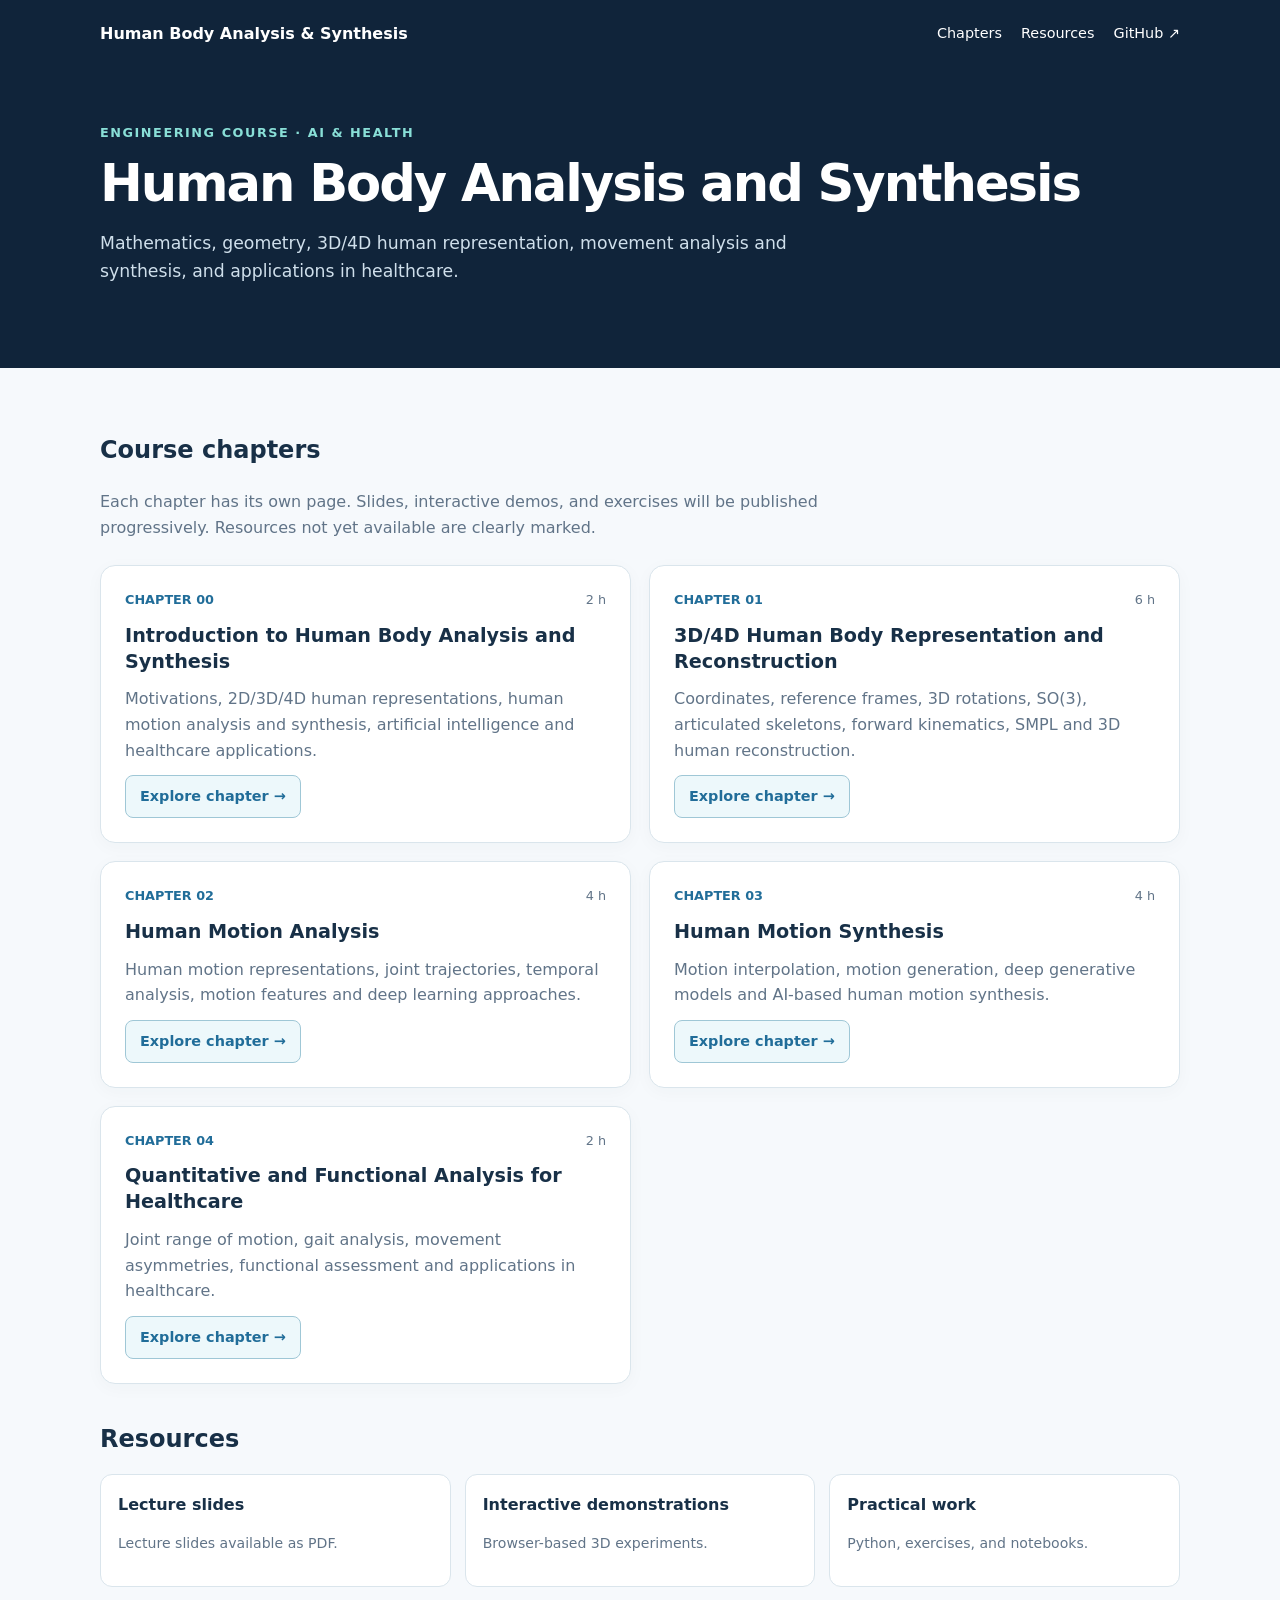
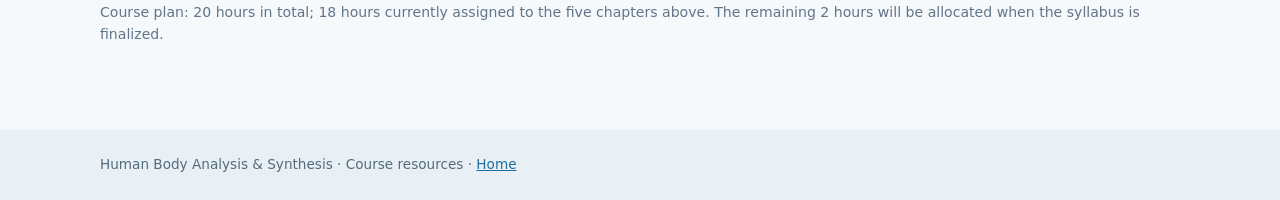
<file: docs/index.html>
<!doctype html>
<html lang="en">
<head>
  <meta charset="utf-8">
  <meta name="viewport" content="width=device-width, initial-scale=1">
  <meta name="description" content="Teaching resources for Human Body Analysis and Synthesis">
  <title>Human Body Analysis and Synthesis</title>
  <link rel="stylesheet" href="assets/style.css">
</head>

<body>

<header>
  <div class="wrap">
    <div class="bar">
      <a class="brand" href="index.html">
        Human Body Analysis &amp; Synthesis
      </a>

      <nav aria-label="Primary navigation">
        <a href="index.html#chapters">Chapters</a>
        <a href="index.html#resources">Resources</a>
        <a href="https://github.com/mohammeddaoudi/Human-Body-Analysis-Synthesis">
          GitHub ↗
        </a>
      </nav>
    </div>

    <section class="hero">
      <div class="eyebrow">
        Engineering course · AI &amp; Health
      </div>

      <h1>Human Body Analysis and Synthesis</h1>

      <p>
        Mathematics, geometry, 3D/4D human representation,
        movement analysis and synthesis, and applications
        in healthcare.
      </p>
    </section>
  </div>
</header>

<main class="main wrap">

  <section id="chapters">
    <h2>Course chapters</h2>

    <p class="intro">
      Each chapter has its own page. Slides, interactive
      demos, and exercises will be published progressively.
      Resources not yet available are clearly marked.
    </p>

    <div class="grid">

      <!-- CHAPTER 00 -->
      <article class="card">
        <div class="meta">
          <strong>CHAPTER 00</strong>
          <span>2 h</span>
        </div>

        <h2>
          <a href="chapters/introduction/">
            Introduction to Human Body Analysis and Synthesis
          </a>
        </h2>

        <p>
          Motivations, 2D/3D/4D human representations,
          human motion analysis and synthesis, artificial
          intelligence and healthcare applications.
        </p>

        <div>
          <a class="button" href="chapters/introduction/">
            Explore chapter →
          </a>
        </div>
      </article>

      <!-- CHAPTER 01 -->
      <article class="card">
        <div class="meta">
          <strong>CHAPTER 01</strong>
          <span>6 h</span>
        </div>

        <h2>
          <a href="chapters/representation-3d-4d/">
            3D/4D Human Body Representation and Reconstruction
          </a>
        </h2>

        <p>
          Coordinates, reference frames, 3D rotations,
          SO(3), articulated skeletons, forward kinematics,
          SMPL and 3D human reconstruction.
        </p>

        <div>
          <a class="button" href="chapters/representation-3d-4d/">
            Explore chapter →
          </a>
        </div>
      </article>

      <!-- CHAPTER 02 -->
      <article class="card">
        <div class="meta">
          <strong>CHAPTER 02</strong>
          <span>4 h</span>
        </div>

        <h2>
          <a href="chapters/analyse-mouvement/">
            Human Motion Analysis
          </a>
        </h2>

        <p>
          Human motion representations, joint trajectories,
          temporal analysis, motion features and
          deep learning approaches.
        </p>

        <div>
          <a class="button" href="chapters/analyse-mouvement/">
            Explore chapter →
          </a>
        </div>
      </article>

      <!-- CHAPTER 03 -->
      <article class="card">
        <div class="meta">
          <strong>CHAPTER 03</strong>
          <span>4 h</span>
        </div>

        <h2>
          <a href="chapters/synthese-mouvement/">
            Human Motion Synthesis
          </a>
        </h2>

        <p>
          Motion interpolation, motion generation,
          deep generative models and
          AI-based human motion synthesis.
        </p>

        <div>
          <a class="button" href="chapters/synthese-mouvement/">
            Explore chapter →
          </a>
        </div>
      </article>

      <!-- CHAPTER 04 -->
      <article class="card">
        <div class="meta">
          <strong>CHAPTER 04</strong>
          <span>2 h</span>
        </div>

        <h2>
          <a href="chapters/applications-sante/">
            Quantitative and Functional Analysis for Healthcare
          </a>
        </h2>

        <p>
          Joint range of motion, gait analysis,
          movement asymmetries, functional assessment
          and applications in healthcare.
        </p>

        <div>
          <a class="button" href="chapters/applications-sante/">
            Explore chapter →
          </a>
        </div>
      </article>

    </div>
  </section>

  <section id="resources">
    <h2 class="section-title">Resources</h2>

    <div class="resources">

      <div class="resource">
        <strong>Lecture slides</strong>
        <p class="small">
          Lecture slides available as PDF.
        </p>
      </div>

      <div class="resource">
        <strong>Interactive demonstrations</strong>
        <p class="small">
          Browser-based 3D experiments.
        </p>
      </div>

      <div class="resource">
        <strong>Practical work</strong>
        <p class="small">
          Python, exercises, and notebooks.
        </p>
      </div>

    </div>

    <p class="small">
      Course plan: 20 hours in total;
      18 hours currently assigned to the five chapters above.
      The remaining 2 hours will be allocated when
      the syllabus is finalized.
    </p>
  </section>

</main>

<footer class="footer">
  <div class="wrap">
    Human Body Analysis &amp; Synthesis · Course resources ·
    <a href="index.html">Home</a>
  </div>
</footer>

</body>
</html>
</file>
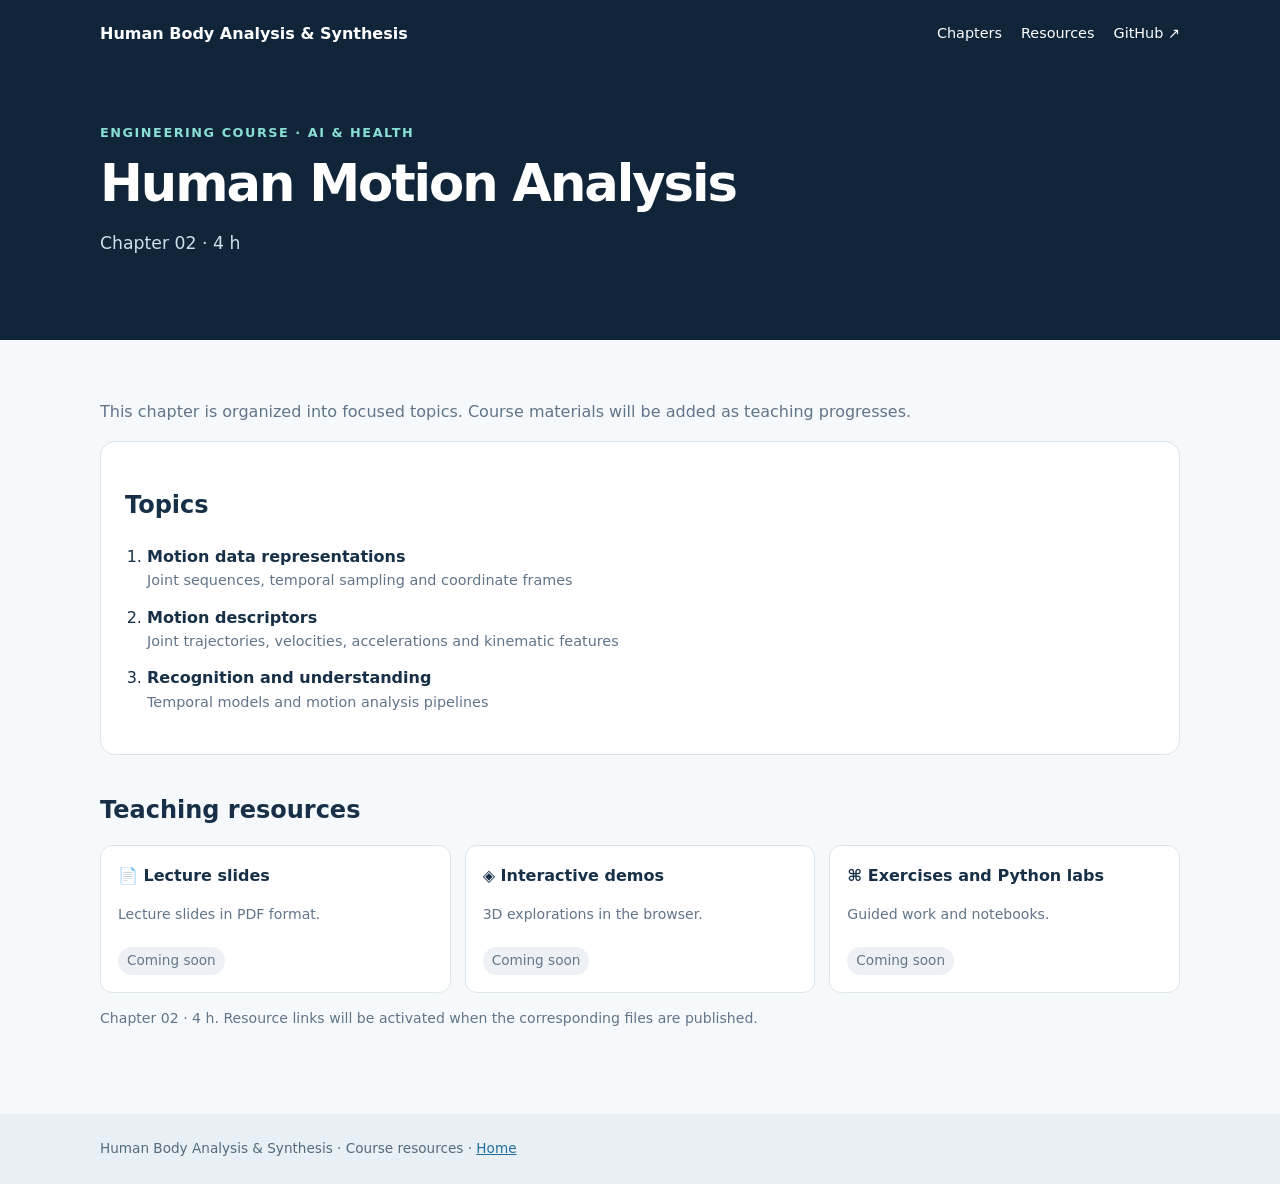
<file: docs/chapters/analyse-mouvement/index.html>
<!doctype html>
<html lang="en"><head><meta charset="utf-8"><meta name="viewport" content="width=device-width, initial-scale=1"><meta name="description" content="Teaching resources for Human Body Analysis and Synthesis"><title>Human Motion Analysis | Human Body Analysis &amp; Synthesis</title><link rel="stylesheet" href="../../assets/style.css"></head><body>
<header><div class="wrap"><div class="bar"><a class="brand" href="../../index.html">Human Body Analysis &amp; Synthesis</a><nav aria-label="Primary navigation"><a href="../../index.html#chapters">Chapters</a><a href="../../index.html#resources">Resources</a><a href="https://github.com/mohammeddaoudi/Human-Body-Analysis-Synthesis">GitHub ↗</a></nav></div><section class="hero"><div class="eyebrow">Engineering course · AI &amp; Health</div><h1>Human Motion Analysis</h1><p>Chapter 02 · 4 h</p></section></div></header>
<main class="main wrap"><p class="intro">This chapter is organized into focused topics. Course materials will be added as teaching progresses.</p>
<div class="panel"><h2>Topics</h2><ol class="topics"><li><strong>Motion data representations</strong><span>Joint sequences, temporal sampling and coordinate frames</span></li><li><strong>Motion descriptors</strong><span>Joint trajectories, velocities, accelerations and kinematic features</span></li><li><strong>Recognition and understanding</strong><span>Temporal models and motion analysis pipelines</span></li></ol></div>
<h2 class="section-title">Teaching resources</h2><div class="resources"><div class="resource"><strong>📄 Lecture slides</strong><p class="small">Lecture slides in PDF format.</p><span class="soon">Coming soon</span></div><div class="resource"><strong>◈ Interactive demos</strong><p class="small">3D explorations in the browser.</p><span class="soon">Coming soon</span></div><div class="resource"><strong>⌘ Exercises and Python labs</strong><p class="small">Guided work and notebooks.</p><span class="soon">Coming soon</span></div></div>
<p class="small">Chapter 02 · 4 h. Resource links will be activated when the corresponding files are published.</p></main><footer class="footer"><div class="wrap">Human Body Analysis &amp; Synthesis · Course resources · <a href="../../index.html">Home</a></div></footer></body></html>
</file>
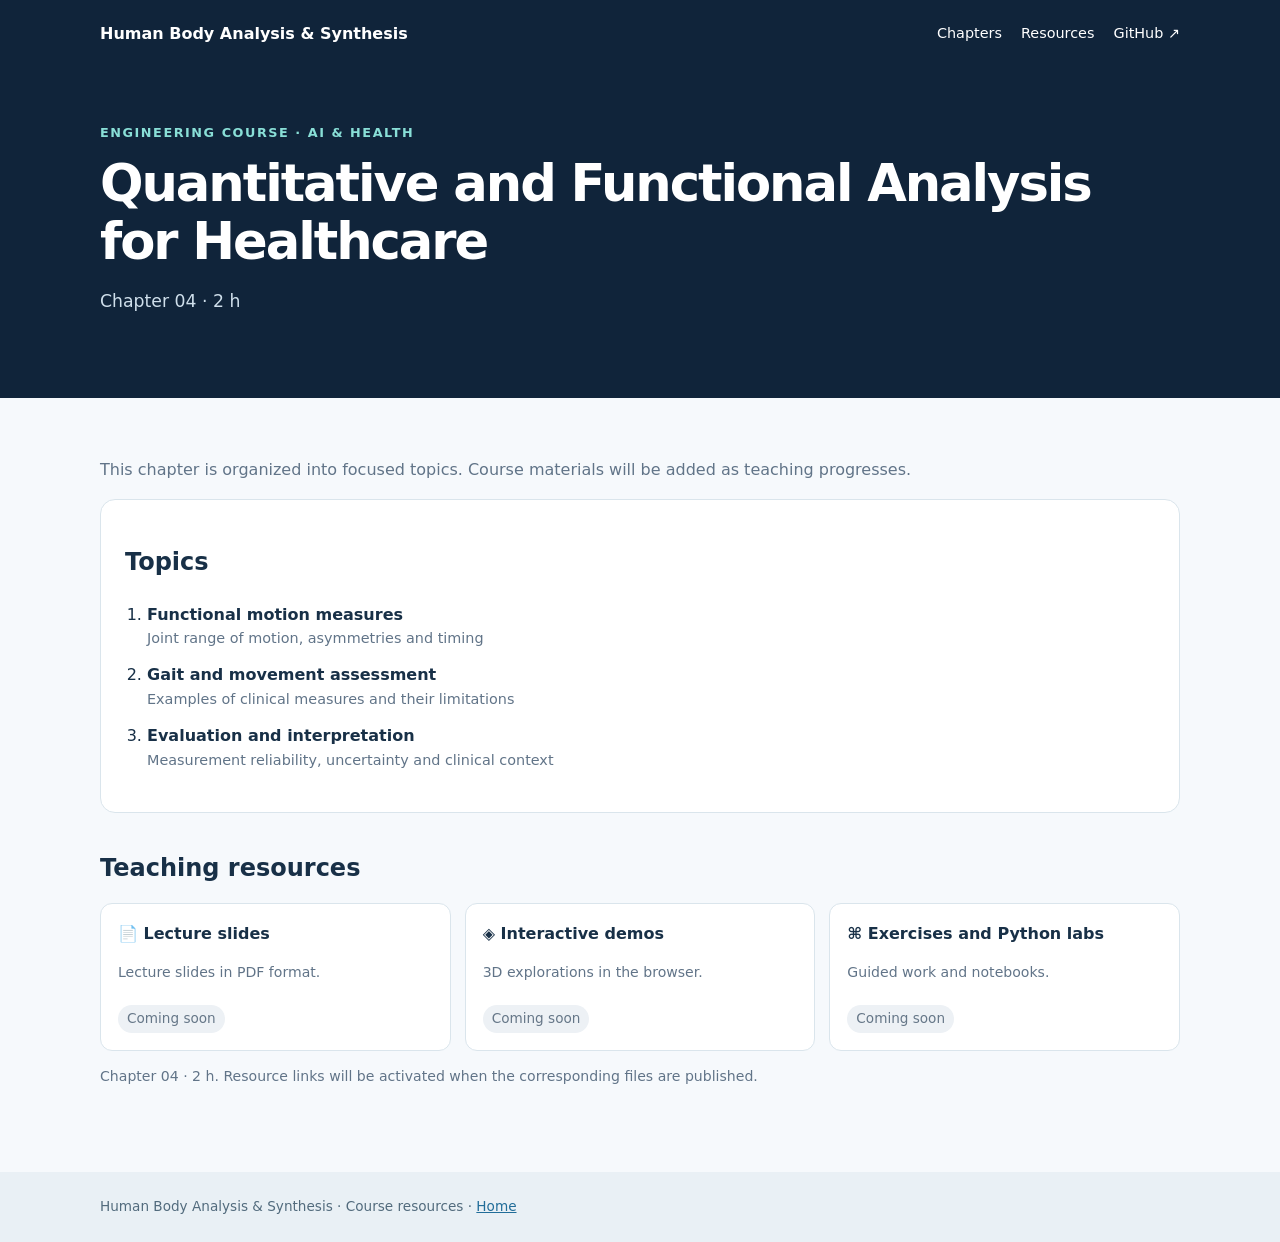
<file: docs/chapters/applications-sante/index.html>
<!doctype html>
<html lang="en"><head><meta charset="utf-8"><meta name="viewport" content="width=device-width, initial-scale=1"><meta name="description" content="Teaching resources for Human Body Analysis and Synthesis"><title>Quantitative and Functional Analysis for Healthcare | Human Body Analysis &amp; Synthesis</title><link rel="stylesheet" href="../../assets/style.css"></head><body>
<header><div class="wrap"><div class="bar"><a class="brand" href="../../index.html">Human Body Analysis &amp; Synthesis</a><nav aria-label="Primary navigation"><a href="../../index.html#chapters">Chapters</a><a href="../../index.html#resources">Resources</a><a href="https://github.com/mohammeddaoudi/Human-Body-Analysis-Synthesis">GitHub ↗</a></nav></div><section class="hero"><div class="eyebrow">Engineering course · AI &amp; Health</div><h1>Quantitative and Functional Analysis for Healthcare</h1><p>Chapter 04 · 2 h</p></section></div></header>
<main class="main wrap"><p class="intro">This chapter is organized into focused topics. Course materials will be added as teaching progresses.</p>
<div class="panel"><h2>Topics</h2><ol class="topics"><li><strong>Functional motion measures</strong><span>Joint range of motion, asymmetries and timing</span></li><li><strong>Gait and movement assessment</strong><span>Examples of clinical measures and their limitations</span></li><li><strong>Evaluation and interpretation</strong><span>Measurement reliability, uncertainty and clinical context</span></li></ol></div>
<h2 class="section-title">Teaching resources</h2><div class="resources"><div class="resource"><strong>📄 Lecture slides</strong><p class="small">Lecture slides in PDF format.</p><span class="soon">Coming soon</span></div><div class="resource"><strong>◈ Interactive demos</strong><p class="small">3D explorations in the browser.</p><span class="soon">Coming soon</span></div><div class="resource"><strong>⌘ Exercises and Python labs</strong><p class="small">Guided work and notebooks.</p><span class="soon">Coming soon</span></div></div>
<p class="small">Chapter 04 · 2 h. Resource links will be activated when the corresponding files are published.</p></main><footer class="footer"><div class="wrap">Human Body Analysis &amp; Synthesis · Course resources · <a href="../../index.html">Home</a></div></footer></body></html>
</file>
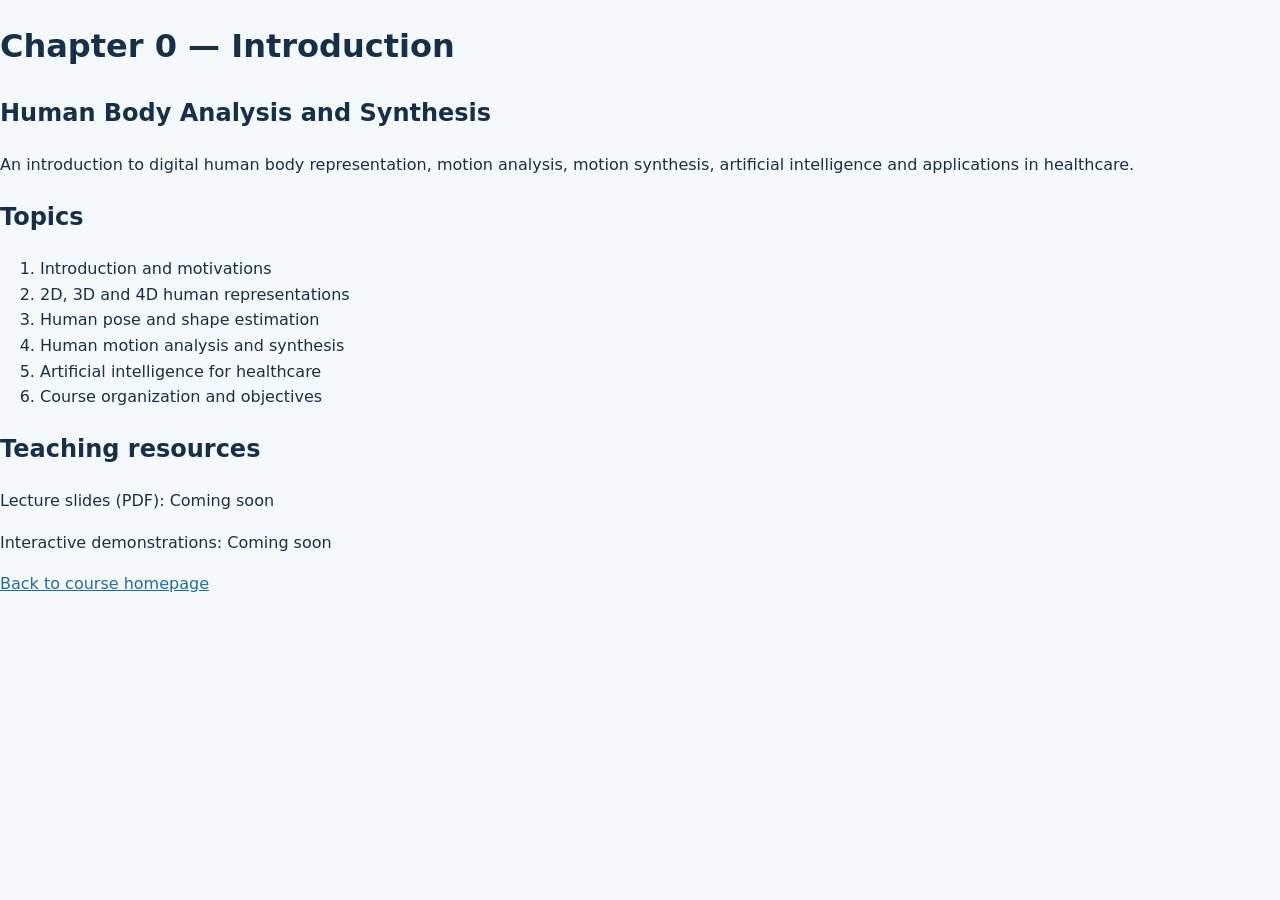
<file: docs/chapters/introduction/index.html>
<!DOCTYPE html>
<html lang="en">
<head>
  <meta charset="UTF-8">
  <meta name="viewport"
        content="width=device-width, initial-scale=1">
  <title>Chapter 0 — Introduction</title>
  <link rel="stylesheet" href="../../assets/style.css">
</head>
<body>
  <main class="container">
    <h1>Chapter 0 — Introduction</h1>
    <h2>Human Body Analysis and Synthesis</h2>

    <p>
      An introduction to digital human body
      representation, motion analysis, motion
      synthesis, artificial intelligence and
      applications in healthcare.
    </p>

    <h2>Topics</h2>
    <ol>
      <li>Introduction and motivations</li>
      <li>2D, 3D and 4D human representations</li>
      <li>Human pose and shape estimation</li>
      <li>Human motion analysis and synthesis</li>
      <li>Artificial intelligence for healthcare</li>
      <li>Course organization and objectives</li>
    </ol>

    <h2>Teaching resources</h2>
    <p>Lecture slides (PDF): Coming soon</p>
    <p>Interactive demonstrations: Coming soon</p>

    <p>
      <a href="../../index.html">
        Back to course homepage
      </a>
    </p>
  </main>
</body>
</html>
</file>
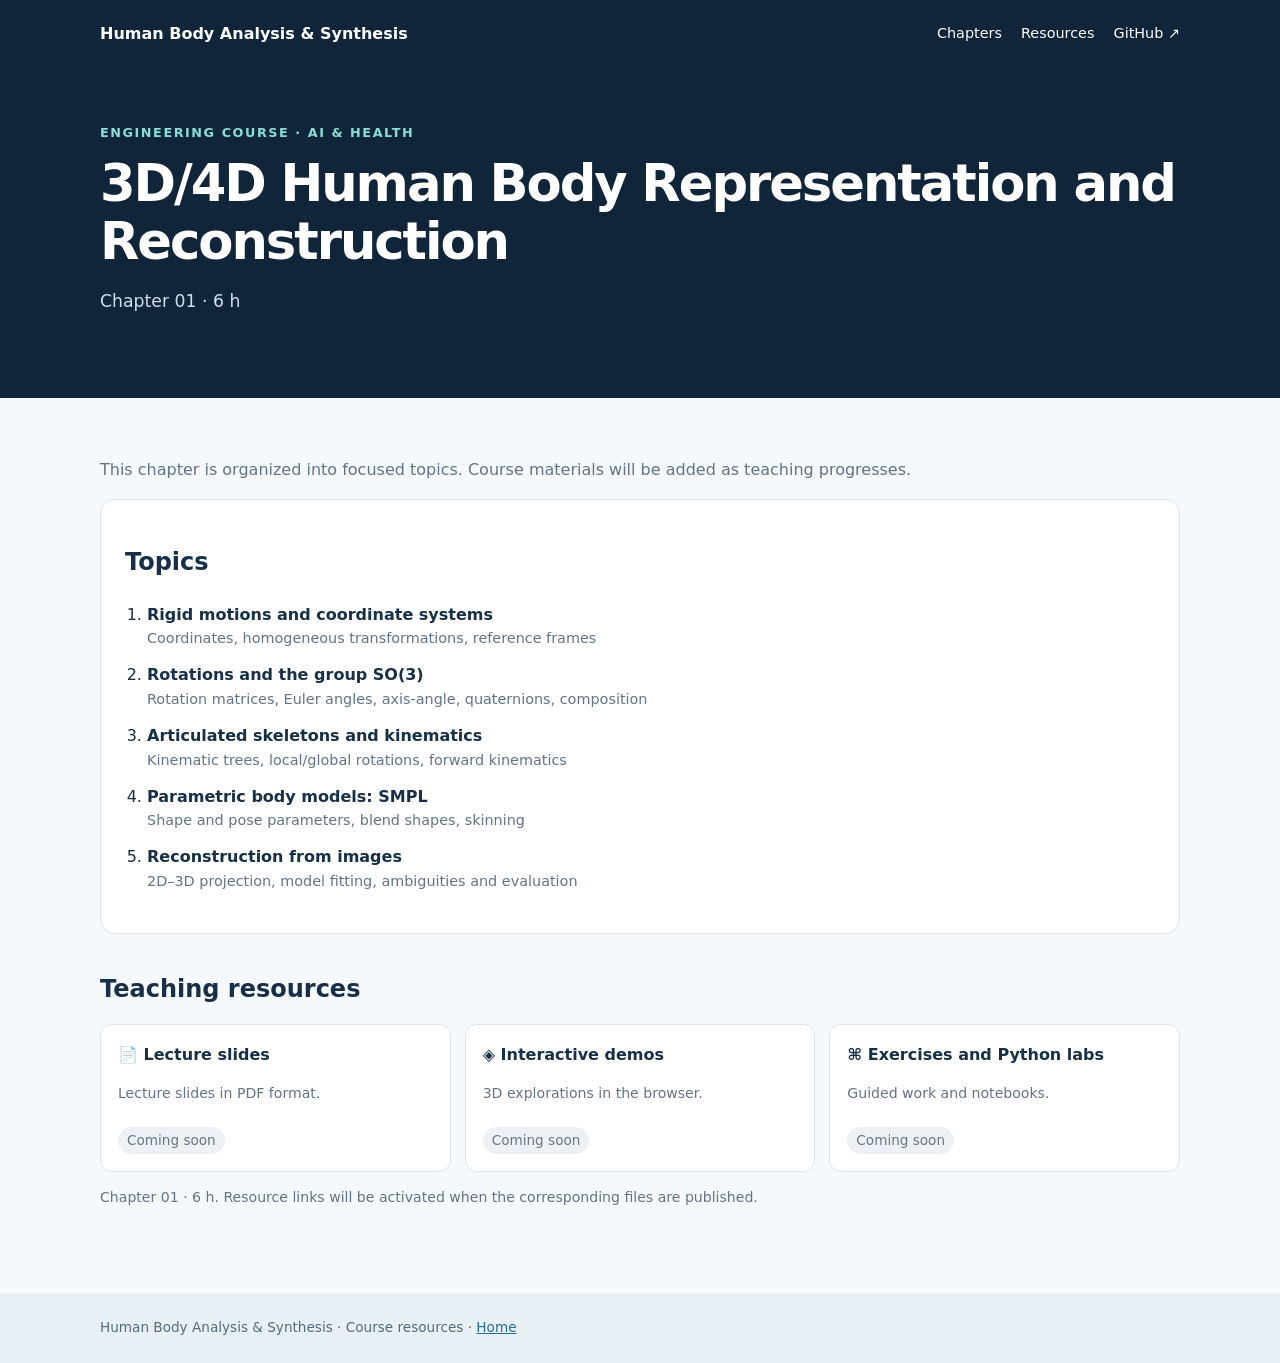
<file: docs/chapters/representation-3d-4d/index.html>
<!doctype html>
<html lang="en"><head><meta charset="utf-8"><meta name="viewport" content="width=device-width, initial-scale=1"><meta name="description" content="Teaching resources for Human Body Analysis and Synthesis"><title>3D/4D Human Body Representation and Reconstruction | Human Body Analysis &amp; Synthesis</title><link rel="stylesheet" href="../../assets/style.css"></head><body>
<header><div class="wrap"><div class="bar"><a class="brand" href="../../index.html">Human Body Analysis &amp; Synthesis</a><nav aria-label="Primary navigation"><a href="../../index.html#chapters">Chapters</a><a href="../../index.html#resources">Resources</a><a href="https://github.com/mohammeddaoudi/Human-Body-Analysis-Synthesis">GitHub ↗</a></nav></div><section class="hero"><div class="eyebrow">Engineering course · AI &amp; Health</div><h1>3D/4D Human Body Representation and Reconstruction</h1><p>Chapter 01 · 6 h</p></section></div></header>
<main class="main wrap"><p class="intro">This chapter is organized into focused topics. Course materials will be added as teaching progresses.</p>
<div class="panel"><h2>Topics</h2><ol class="topics"><li><strong>Rigid motions and coordinate systems</strong><span>Coordinates, homogeneous transformations, reference frames</span></li><li><strong>Rotations and the group SO(3)</strong><span>Rotation matrices, Euler angles, axis-angle, quaternions, composition</span></li><li><strong>Articulated skeletons and kinematics</strong><span>Kinematic trees, local/global rotations, forward kinematics</span></li><li><strong>Parametric body models: SMPL</strong><span>Shape and pose parameters, blend shapes, skinning</span></li><li><strong>Reconstruction from images</strong><span>2D–3D projection, model fitting, ambiguities and evaluation</span></li></ol></div>
<h2 class="section-title">Teaching resources</h2><div class="resources"><div class="resource"><strong>📄 Lecture slides</strong><p class="small">Lecture slides in PDF format.</p><span class="soon">Coming soon</span></div><div class="resource"><strong>◈ Interactive demos</strong><p class="small">3D explorations in the browser.</p><span class="soon">Coming soon</span></div><div class="resource"><strong>⌘ Exercises and Python labs</strong><p class="small">Guided work and notebooks.</p><span class="soon">Coming soon</span></div></div>
<p class="small">Chapter 01 · 6 h. Resource links will be activated when the corresponding files are published.</p></main><footer class="footer"><div class="wrap">Human Body Analysis &amp; Synthesis · Course resources · <a href="../../index.html">Home</a></div></footer></body></html>
</file>
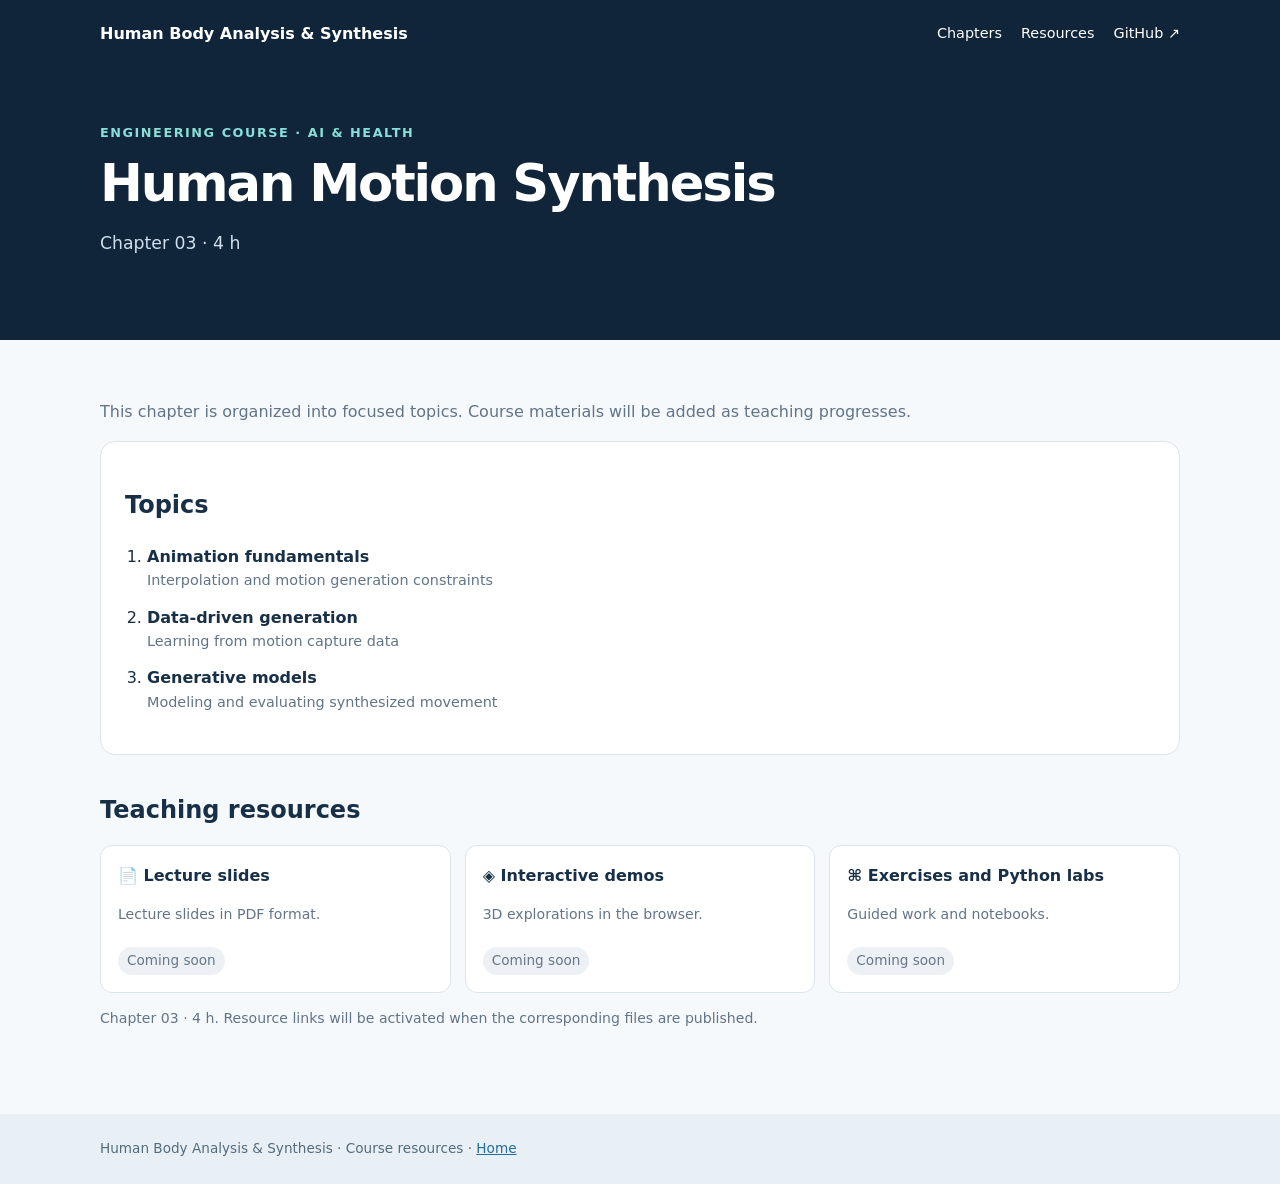
<file: docs/chapters/synthese-mouvement/index.html>
<!doctype html>
<html lang="en"><head><meta charset="utf-8"><meta name="viewport" content="width=device-width, initial-scale=1"><meta name="description" content="Teaching resources for Human Body Analysis and Synthesis"><title>Human Motion Synthesis | Human Body Analysis &amp; Synthesis</title><link rel="stylesheet" href="../../assets/style.css"></head><body>
<header><div class="wrap"><div class="bar"><a class="brand" href="../../index.html">Human Body Analysis &amp; Synthesis</a><nav aria-label="Primary navigation"><a href="../../index.html#chapters">Chapters</a><a href="../../index.html#resources">Resources</a><a href="https://github.com/mohammeddaoudi/Human-Body-Analysis-Synthesis">GitHub ↗</a></nav></div><section class="hero"><div class="eyebrow">Engineering course · AI &amp; Health</div><h1>Human Motion Synthesis</h1><p>Chapter 03 · 4 h</p></section></div></header>
<main class="main wrap"><p class="intro">This chapter is organized into focused topics. Course materials will be added as teaching progresses.</p>
<div class="panel"><h2>Topics</h2><ol class="topics"><li><strong>Animation fundamentals</strong><span>Interpolation and motion generation constraints</span></li><li><strong>Data-driven generation</strong><span>Learning from motion capture data</span></li><li><strong>Generative models</strong><span>Modeling and evaluating synthesized movement</span></li></ol></div>
<h2 class="section-title">Teaching resources</h2><div class="resources"><div class="resource"><strong>📄 Lecture slides</strong><p class="small">Lecture slides in PDF format.</p><span class="soon">Coming soon</span></div><div class="resource"><strong>◈ Interactive demos</strong><p class="small">3D explorations in the browser.</p><span class="soon">Coming soon</span></div><div class="resource"><strong>⌘ Exercises and Python labs</strong><p class="small">Guided work and notebooks.</p><span class="soon">Coming soon</span></div></div>
<p class="small">Chapter 03 · 4 h. Resource links will be activated when the corresponding files are published.</p></main><footer class="footer"><div class="wrap">Human Body Analysis &amp; Synthesis · Course resources · <a href="../../index.html">Home</a></div></footer></body></html>
</file>
<file: docs/assets/style.css>
:root{--ink:#183047;--muted:#617488;--navy:#10243a;--blue:#216d99;--line:#dae5ec;--bg:#f6f9fc;--teal:#008c85}
*{box-sizing:border-box}html{scroll-behavior:smooth}body{margin:0;background:var(--bg);font-family:system-ui,-apple-system,BlinkMacSystemFont,"Segoe UI",sans-serif;color:var(--ink);line-height:1.6}a{color:var(--blue)}a:hover{text-decoration:underline}.wrap{width:min(1080px,calc(100% - 36px));margin:auto}header{background:var(--navy);color:#fff}.bar{display:flex;align-items:center;justify-content:space-between;gap:14px;padding:21px 0}.bar a{color:#fff;text-decoration:none}.bar nav{display:flex;gap:19px;font-size:.9rem}.brand{font-weight:800}.hero{padding:55px 0 65px}.hero h1{font-size:clamp(2rem,4vw,3.45rem);line-height:1.13;letter-spacing:-.04em;margin:12px 0}.hero p{color:#cfdfeb;max-width:700px;font-size:1.08rem}.eyebrow{color:#89dfd7;font-size:.8rem;letter-spacing:.12em;text-transform:uppercase;font-weight:750}.main{padding:43px 0 70px}.intro{color:var(--muted);max-width:820px}.grid{display:grid;grid-template-columns:repeat(2,minmax(0,1fr));gap:18px;margin-top:25px}.card,.panel{background:#fff;border:1px solid var(--line);border-radius:15px;padding:24px}.card{display:flex;flex-direction:column;gap:12px;box-shadow:0 4px 18px #12304708}.card h2{font-size:1.2rem;line-height:1.35;margin:0}.card h2 a{color:var(--ink);text-decoration:none}.card h2 a:hover{color:var(--blue)}.card p{color:var(--muted);margin:0;flex:1}.meta{display:flex;justify-content:space-between;align-items:center;font-size:.8rem;gap:8px;color:var(--muted)}.meta strong{color:var(--blue)}.button{display:inline-block;border:1px solid #9fc7d6;background:#edf8fb;border-radius:8px;padding:9px 14px;text-decoration:none;font-weight:700;font-size:.9rem}.section-title{margin:36px 0 16px;font-size:1.5rem}.topics{padding-left:22px}.topics li{margin:12px 0}.topics span{display:block;color:var(--muted);font-size:.9rem}.resources{display:grid;grid-template-columns:repeat(3,minmax(0,1fr));gap:14px}.resource{background:#fff;border:1px solid var(--line);border-radius:12px;padding:17px}.resource strong{display:block}.soon{font-size:.85rem;color:#667788;display:inline-block;padding:3px 9px;background:#edf1f5;border-radius:99px;margin-top:8px}.small{color:var(--muted);font-size:.88rem}.footer{padding:24px 0;background:#e9f0f5;color:#526b7d;font-size:.85rem}.footer a{color:var(--blue)}@media(max-width:700px){.grid,.resources{grid-template-columns:1fr}.bar{align-items:flex-start;flex-direction:column}.bar nav{flex-wrap:wrap}.hero{padding:38px 0 50px}}
</file>
